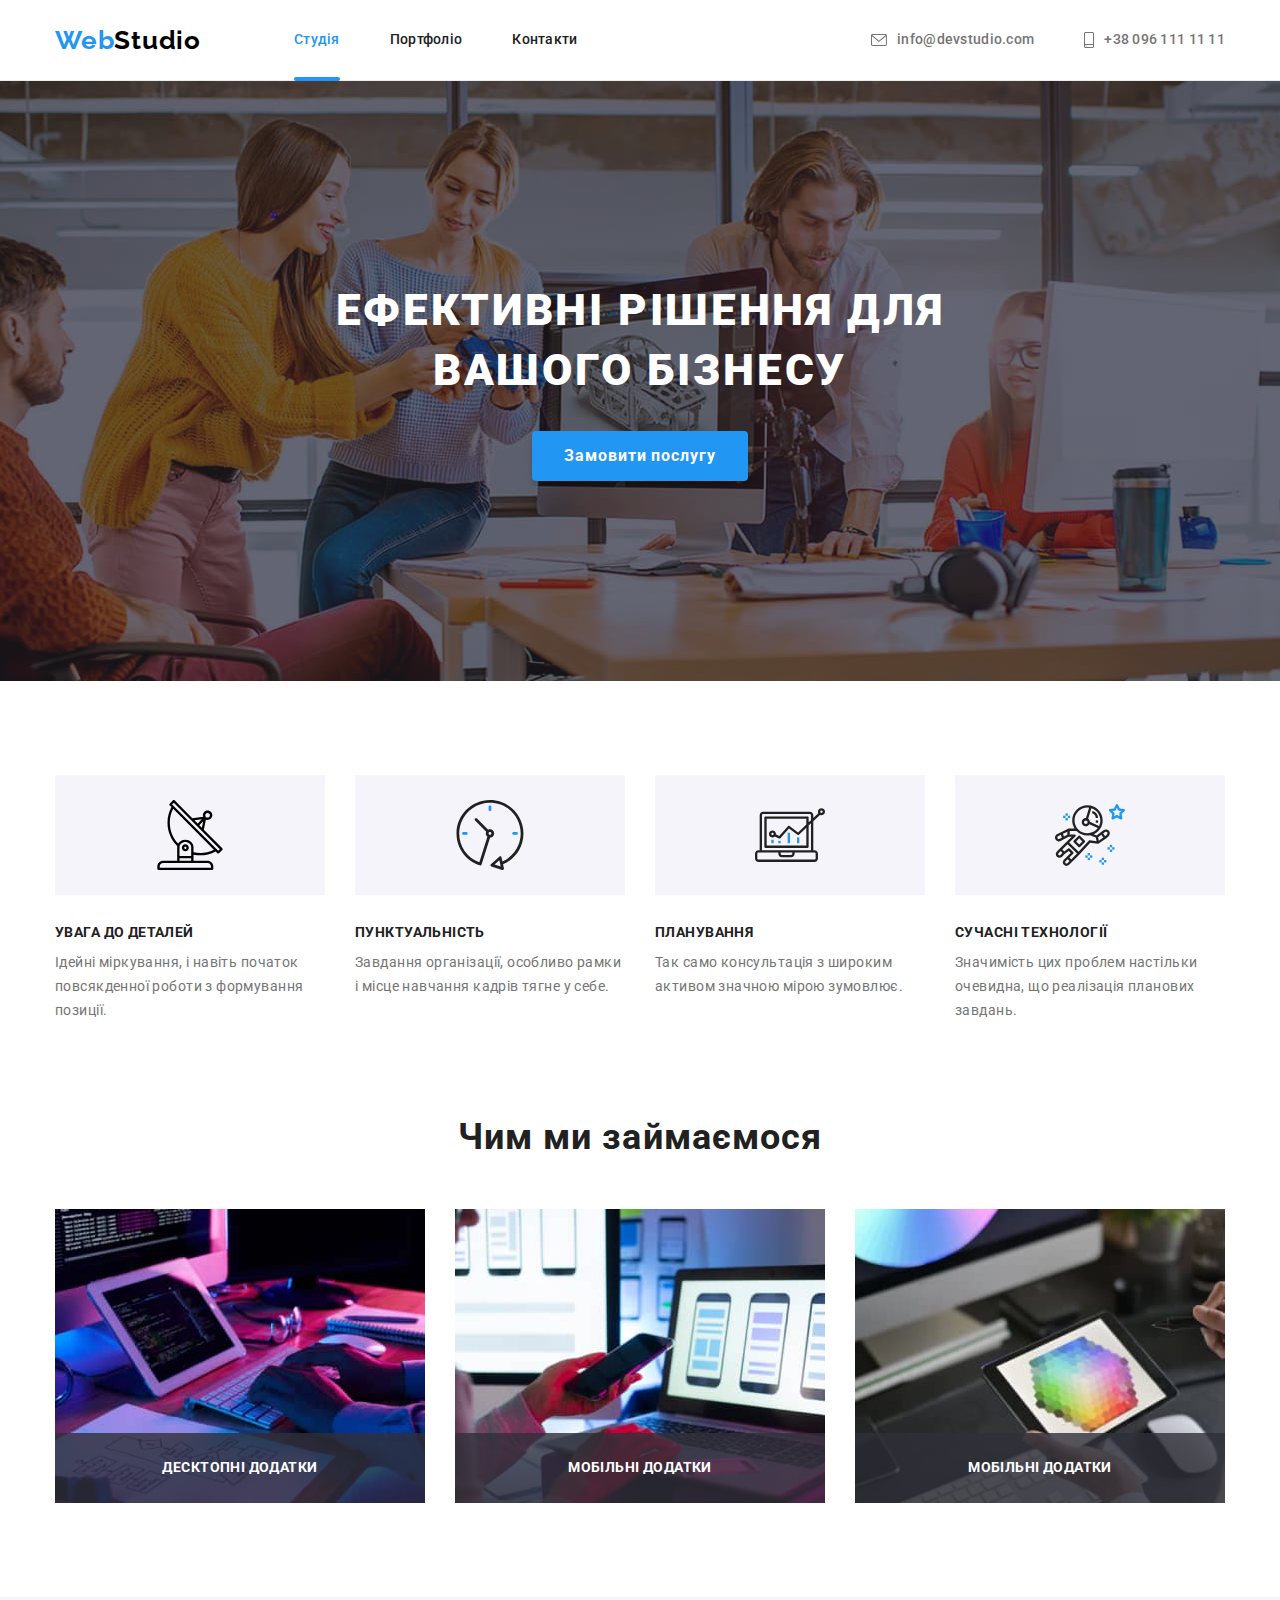
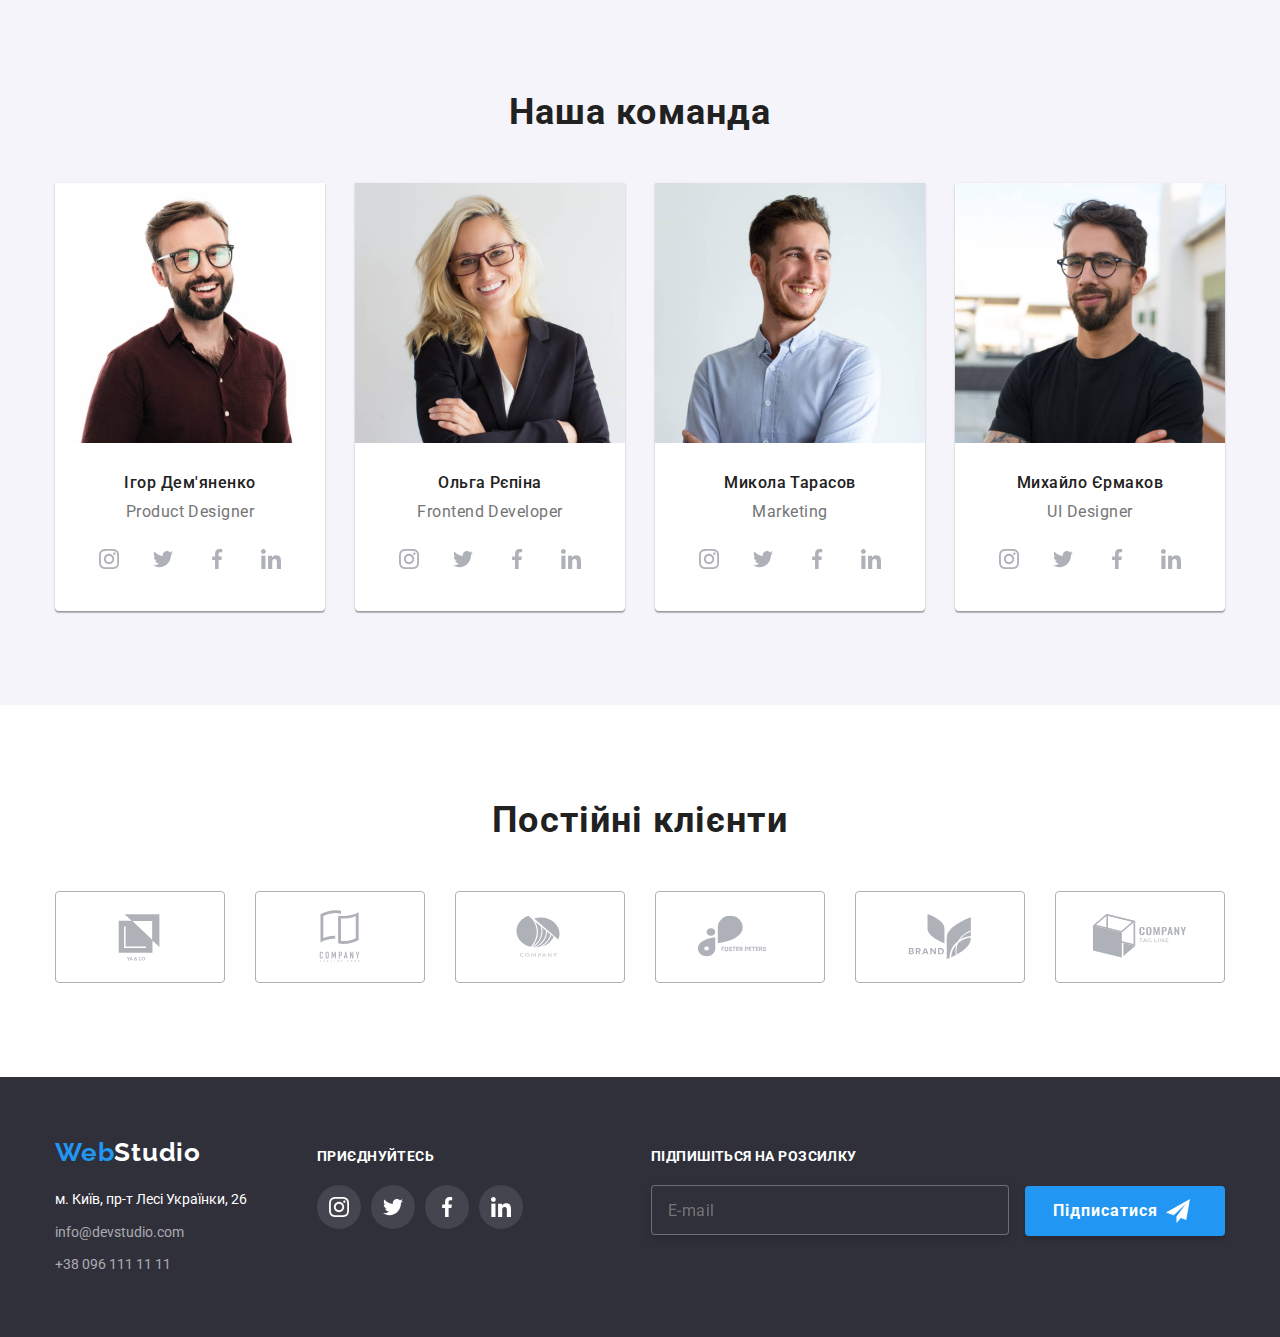
<file: index.html>
<!DOCTYPE html>
<html lang="uk">
  <head>
    <meta charset="UTF-8" />
    <meta http-equiv="X-UA-Compatible" content="IE=edge" />
    <meta name="viewport" content="width=device-width, initial-scale=1.0" />
    <title>GOIT-MARKUP_HW-06</title>
    <link rel="preconnect" href="https://fonts.googleapis.com" />
    <link rel="preconnect" href="https://fonts.gstatic.com" crossorigin />
    <link
      href="https://fonts.googleapis.com/css2?family=Montserrat:wght@400;700&family=Raleway:wght@700&family=Roboto:wght@400;500;700;900&display=swap"
      rel="stylesheet"
    />
    <link
      rel="stylesheet"
      href="https://cdnjs.cloudflare.com/ajax/libs/modern-normalize/1.1.0/modern-normalize.min.css"
    />
    <link rel="stylesheet" href="css/styles.css" />
  </head>
  <body>
    <!-- Шапка -->
    <header class="page__header">
      <div class="container__navigation">
        <nav class="navigation">
          <a href="./index.html" class="logo link"
            ><span class="accent">Web</span>Studio</a
          >
          <ul class="navigation__list list">
            <li class="navigation__item">
              <a href="./index.html" class="navigation__link link current"
                >Студія</a
              >
            </li>
            <li class="navigation__item">
              <a href="./portfolio.html" class="navigation__link link"
                >Портфоліо</a
              >
            </li>
            <li class="navigation__item">
              <a href="" class="navigation__link link">Контакти</a>
            </li>
          </ul>
        </nav>
        <ul class="contacts list">
          <li class="contacts__item">
            <a href="mailto:info@devstudio.com" class="contacts__link link"
              ><svg class="contacts__icon" width="16px" height="12px">
                <use href="./images/icons.svg#icon-envelope"></use>
              </svg>
              info@devstudio.com</a
            >
          </li>
          <li class="contacts__item">
            <a href="tel:+380961111111" class="contacts__link link">
              <svg class="contacts__icon" width="10px" height="16px">
                <use href="./images/icons.svg#icon-smartphone"></use>
              </svg>
              +38 096 111 11 11
            </a>
          </li>
        </ul>
      </div>
    </header>

    <main>
      <!-- Герой -->
      <section class="hero">
        <h1 class="hero-title">Ефективні рішення для вашого бізнесу</h1>
        <button class="button primary" data-modal-open>Замовити послугу</button>
      </section>

      <!-- Особливості -->
      <section class="section quality">
        <div class="container">
          <ul class="quality__list list">
            <li class="quality__item item">
              <div class="quality__icon--box">
                <svg class="quality__icon" width="70px" height="70px">
                  <use href="./images/icons.svg#icon-antenna-1"></use>
                </svg>
              </div>
              <h3 class="quality__title">Увага до деталей</h3>
              <p class="quality__text">
                Ідейні міркування, і навіть початок повсякденної роботи з
                формування позиції.
              </p>
            </li>
            <li class="quality__item">
              <div class="quality__icon--box">
                <svg class="quality__icon" width="70px" height="70px">
                  <use href="./images/icons.svg#icon-clock-1"></use>
                </svg>
              </div>
              <h3 class="quality__title">Пунктуальність</h3>
              <p class="quality__text">
                Завдання організації, особливо рамки і місце навчання кадрів
                тягне у себе.
              </p>
            </li>
            <li class="quality__item">
              <div class="quality__icon--box">
                <svg class="quality__icon" width="70px" height="70px">
                  <use href="./images/icons.svg#icon-diagram-1"></use>
                </svg>
              </div>
              <h3 class="quality__title">Планування</h3>
              <p class="quality__text">
                Так само консультація з широким активом значною мірою зумовлює.
              </p>
            </li>
            <li class="quality__item">
              <div class="quality__icon--box">
                <svg class="quality__icon" width="70px" height="70px">
                  <use href="./images/icons.svg#icon-astronaut-1"></use>
                </svg>
              </div>
              <h3 class="quality__title">Сучасні технології</h3>
              <p class="quality__text">
                Значимість цих проблем настільки очевидна, що реалізація
                планових завдань.
              </p>
            </li>
          </ul>
        </div>
      </section>
      <!-- Чим ми займаємося -->

      <section class="section activities">
        <div class="container">
          <h2 class="activities__title">Чим ми займаємося</h2>
          <ul class="activities__list list">
            <li class="activities__item">
              <div class="activities__thumb">
                <img
                  src="images/img-1.jpg"
                  alt="людина працюе за компьютером"
                  width="370"
                  class="images"
                />
                <div class="activities__overlay">
                  <p class="activities__text">Десктопні додатки</p>
                </div>
              </div>
            </li>
            <li class="activities__item">
              <div class="activities__thumb">
                <img
                  src="images/img-2.jpg"
                  alt="людина працюе за ноутбуком"
                  width="370"
                  class="images"
                />
                <div class="activities__overlay">
                  <p class="activities__text">Мобільні додатки</p>
                </div>
              </div>
            </li>
            <li class="activities__item">
              <div class="activities__thumb">
                <img
                  src="images/img-3.jpg"
                  alt="людина працюе за iPad"
                  width="370"
                  class="images"
                />
                <div class="activities__overlay">
                  <p class="activities__text">Мобільні додатки</p>
                </div>
              </div>
            </li>
          </ul>
        </div>
      </section>

      <!-- Наша команда -->

      <section class="section our__team">
        <div class="container">
          <h2 class="our__team__title">Наша команда</h2>
          <ul class="our__team__list list">
            <li class="our__team__item">
              <img
                src="images/img-4.jpg"
                alt="photo-Ігор Дем'яненко"
                width="270"
                class="images"
              />
              <div class="photo__thumb">
                <h3 class="photo__title">Ігор Дем'яненко</h3>
                <p class="photo__text">Product Designer</p>
                <div class="social__media">
                  <a href="" class="social__media__networks link">
                    <svg class="social__media__icon" width="20px" height="20px">
                      <use href="./images/icons.svg#icon-instagram"></use>
                    </svg>
                  </a>
                  <a href="" class="social__media__networks link">
                    <svg class="social__media__icon" width="20px" height="20px">
                      <use href="./images/icons.svg#icon-twitter"></use>
                    </svg>
                  </a>
                  <a href="" class="social__media__networks link">
                    <svg class="social__media__icon" width="20px" height="20px">
                      <use href="./images/icons.svg#icon-facebook"></use>
                    </svg>
                  </a>
                  <a href="" class="social__media__networks link">
                    <svg class="social__media__icon" width="20px" height="20px">
                      <use href="./images/icons.svg#icon-linkedin"></use>
                    </svg>
                  </a>
                </div>
              </div>
            </li>
            <li class="our__team__item item">
              <img
                src="images/img-5.jpg"
                alt="photo-Ольга Рєпіна"
                width="270"
                class="images"
              />
              <div class="photo__thumb">
                <h3 class="photo__title">Ольга Рєпіна</h3>
                <p class="photo__text">Frontend Developer</p>
                <div class="social__media">
                  <a href="" class="social__media__networks link">
                    <svg class="social__media__icon" width="20px" height="20px">
                      <use href="./images/icons.svg#icon-instagram"></use>
                    </svg>
                  </a>
                  <a href="" class="social__media__networks link">
                    <svg class="social__media__icon" width="20px" height="20px">
                      <use href="./images/icons.svg#icon-twitter"></use>
                    </svg>
                  </a>
                  <a href="" class="social__media__networks link">
                    <svg class="social__media__icon" width="20px" height="20px">
                      <use href="./images/icons.svg#icon-facebook"></use>
                    </svg>
                  </a>
                  <a href="" class="social__media__networks link">
                    <svg class="social__media__icon" width="20px" height="20px">
                      <use href="./images/icons.svg#icon-linkedin"></use>
                    </svg>
                  </a>
                </div>
              </div>
            </li>
            <li class="our__team__item item">
              <img
                src="images/img-6.jpg"
                alt="photo-Микола Тарасов"
                width="270"
                class="images"
              />
              <div class="photo__thumb">
                <h3 class="photo__title">Микола Тарасов</h3>
                <p class="photo__text">Marketing</p>
                <div class="social__media">
                  <a href="" class="social__media__networks link">
                    <svg class="social__media__icon" width="20px" height="20px">
                      <use href="./images/icons.svg#icon-instagram"></use>
                    </svg>
                  </a>
                  <a href="" class="social__media__networks link">
                    <svg class="social__media__icon" width="20px" height="20px">
                      <use href="./images/icons.svg#icon-twitter"></use>
                    </svg>
                  </a>
                  <a href="" class="social__media__networks link">
                    <svg class="social__media__icon" width="20px" height="20px">
                      <use href="./images/icons.svg#icon-facebook"></use>
                    </svg>
                  </a>
                  <a href="" class="social__media__networks link">
                    <svg class="social__media__icon" width="20px" height="20px">
                      <use href="./images/icons.svg#icon-linkedin"></use>
                    </svg>
                  </a>
                </div>
              </div>
            </li>
            <li class="our__team__item item">
              <img
                src="images/img-7.jpg"
                alt="photo-Михайло Єрмаков"
                width="270"
                class="images"
              />
              <div class="photo__thumb">
                <h3 class="photo__title">Михайло Єрмаков</h3>
                <p class="photo__text">UI Designer</p>
                <div class="social__media">
                  <a href="" class="social__media__networks link">
                    <svg class="social__media__icon" width="20px" height="20px">
                      <use href="./images/icons.svg#icon-instagram"></use>
                    </svg>
                  </a>
                  <a href="" class="social__media__networks link">
                    <svg class="social__media__icon" width="20px" height="20px">
                      <use href="./images/icons.svg#icon-twitter"></use>
                    </svg>
                  </a>
                  <a href="" class="social__media__networks link">
                    <svg class="social__media__icon" width="20px" height="20px">
                      <use href="./images/icons.svg#icon-facebook"></use>
                    </svg>
                  </a>
                  <a href="" class="social__media__networks link">
                    <svg class="social__media__icon" width="20px" height="20px">
                      <use href="./images/icons.svg#icon-linkedin"></use>
                    </svg>
                  </a>
                </div>
              </div>
            </li>
          </ul>
        </div>
      </section>
      <!-- Постійні клієнти -->
      <section class="section clients">
        <div class="container">
          <h3 class="clients__title">Постійні клієнти</h3>
          <ul class="clients__list">
            <li class="clients__item">
              <a href="" class="clients__link">
                <svg class="clients__icon" width="106px" height="60px">
                  <use href="./images/icons.svg#icon-Logo"></use>
                </svg>
              </a>
            </li>
            <li class="clients__item">
              <a href="" class="clients__link">
                <svg class="clients__icon" width="106px" height="60px">
                  <use href="./images/icons.svg#icon-Logo-1"></use>
                </svg>
              </a>
            </li>
            <li class="clients__item">
              <a href="" class="clients__link">
                <svg class="clients__icon" width="106px" height="60px">
                  <use href="./images/icons.svg#icon-Logo-2"></use>
                </svg>
              </a>
            </li>
            <li class="clients__item">
              <a href="" class="clients__link">
                <svg class="clients__icon" width="106px" height="60px">
                  <use href="./images/icons.svg#icon-Logo-3"></use>
                </svg>
              </a>
            </li>
            <li class="clients__item">
              <a href="" class="clients__link">
                <svg class="clients__icon" width="106px" height="60px">
                  <use href="./images/icons.svg#icon-Logo-4"></use>
                </svg>
              </a>
            </li>
            <li class="clients__item">
              <a href="" class="clients__link">
                <svg class="clients__icon" width="106px" height="60px">
                  <use href="./images/icons.svg#icon-Logo-5"></use>
                </svg>
              </a>
            </li>
          </ul>
        </div>
      </section>
    </main>

    <!-- Підвал -->
    <footer class="footer">
      <div class="footer__container">
        <div class="container__logo__address">
          <a href="./index.html" class="footer__logo"
            ><span class="accent">Web</span>Studio</a
          >
          <address class="address">
            <ul class="address__list">
              <li class="address__item">
                <a
                  href="https://goo.gl/maps/CPtrU1FHBa2aNyZL9"
                  target="_blank"
                  rel="noopener noreferrer nofollow"
                  class="address__link--mod"
                  >м. Київ, пр-т Лесі Українки, 26</a
                >
              </li>
              <li class="address__item">
                <a href="mailto:info@devstudio.com" class="address__link"
                  >info@devstudio.com</a
                >
              </li>
              <li class="address__item">
                <a href="tel:+380961111111" class="address__link"
                  >+38 096 111 11 11</a
                >
              </li>
            </ul>
          </address>
        </div>
        <div class="container__footer__icon">
          <p class="footer__icon__title">приєднуйтесь</p>
          <ul class="footer__icon__list">
            <li class="footer__icon__item">
              <a href="" class="footer__icon__link">
                <svg class="footer__icon" width="20px" height="20px">
                  <use href="./images/icons.svg#icon-instagram"></use>
                </svg>
              </a>
            </li>
            <li class="footer__icon__item item">
              <a href="" class="footer__icon__link">
                <svg class="footer__icon" width="20px" height="20px">
                  <use href="./images/icons.svg#icon-twitter"></use>
                </svg>
              </a>
            </li>
            <li class="footer__icon__item item">
              <a href="" class="footer__icon__link">
                <svg class="footer__icon" width="20px" height="20px">
                  <use href="./images/icons.svg#icon-facebook"></use>
                </svg>
              </a>
            </li>
            <li class="footer__icon__item item">
              <a href="" class="footer__icon__link">
                <svg class="footer__icon" width="20px" height="20px">
                  <use href="./images/icons.svg#icon-linkedin"></use>
                </svg>
              </a>
            </li>
          </ul>
        </div>
        <!-- Форма Футер -->
        <div class="container__footer__form">
          <b class="form__title">Підпишіться на розсилку</b>
          <form class="form">
            <label class="form__label">
              <input
                class="form__input"
                type="email"
                name="email"
                placeholder="E-mail"
              />
            </label>
            <button class="form__btn" type="submit">
              <span class="form__btn__text"
                >Підписатися
                <svg class="form__btn__icon" width="24px" height="24px">
                  <use href="./images/icons.svg#icon-icon-send-1"></use>
                </svg>
              </span>
            </button>
          </form>
        </div>
      </div>
    </footer>

    <!-- Модальное Окно -->
    <div class="backdrop is-hidden" data-modal>
      <div class="modal">
        <form class="modal__form">
          <p class="modal__form__title">
            Залиште свої дані, ми вам передзвонимо
          </p>
          <label class="modal__form__label">
            <span class="modal__form__text">Ім'я</span>
            <input
              class="modal__form__input"
              type="text"
              name="name"
              placeholder=" "
            />
            <svg class="modal__icon" width="18px" height="18px">
              <use href="./images/icons.svg#icon-person-black-18dp-1-1"></use>
            </svg>
          </label>
          <label class="modal__form__label">
            <span class="modal__form__text">Телефон</span>
            <input
              class="modal__form__input"
              type="tel"
              name="tel"
              placeholder=" "
            />
            <svg class="modal__icon" width="18px" height="18px">
              <use href="./images/icons.svg#icon-phone-black-18dp-1-1"></use>
            </svg>
          </label>
          <label class="modal__form__label">
            <span class="modal__form__text">Пошта</span>
            <input
              class="modal__form__input"
              type="email"
              name="email"
              placeholder=" "
            />
            <svg class="modal__icon" width="18px" height="18px">
              <use href="./images/icons.svg#icon-email-black-18dp-1-1"></use>
            </svg>
          </label>
          <label class="modal__form__label--comment">
            <span class="modal__form__text--comment">Коментар</span>
            <textarea
              class="modal__form__textarea"
              name="comment"
              rows="10"
              placeholder="Введіть текст"
            ></textarea>
          </label>
          <label class="modal__form__checkbox">
            <input
              class="modal__input__checkbox"
              type="checkbox"
              name="checkbox"
            />
            <span class="checkbox__icon__border"> </span>
            <svg class="checkbox__icon" width="16px" height="15px">
              <use href="./images/icons.svg#icon-icon-check-1"></use>
            </svg>
            <span class="modal__checkbox__text">
              Погоджуюся з розсилкою та приймаю
              <a href="" class="modal__checkbox__link">Умови договору</a>
            </span>
          </label>
          <button class="modal__btn" type="submit">Відправити</button>
        </form>
        <button class="modal__btn__close" type="button" data-modal-close>
          <svg class="btn__close__icon" width="18px" height="18px">
            <use href="./images/icons.svg#icon-close-black-18dp-2-1-1"></use>
          </svg>
        </button>
      </div>
    </div>
    <script src="./js/modal.js"></script>
  </body>
</html>
</file>
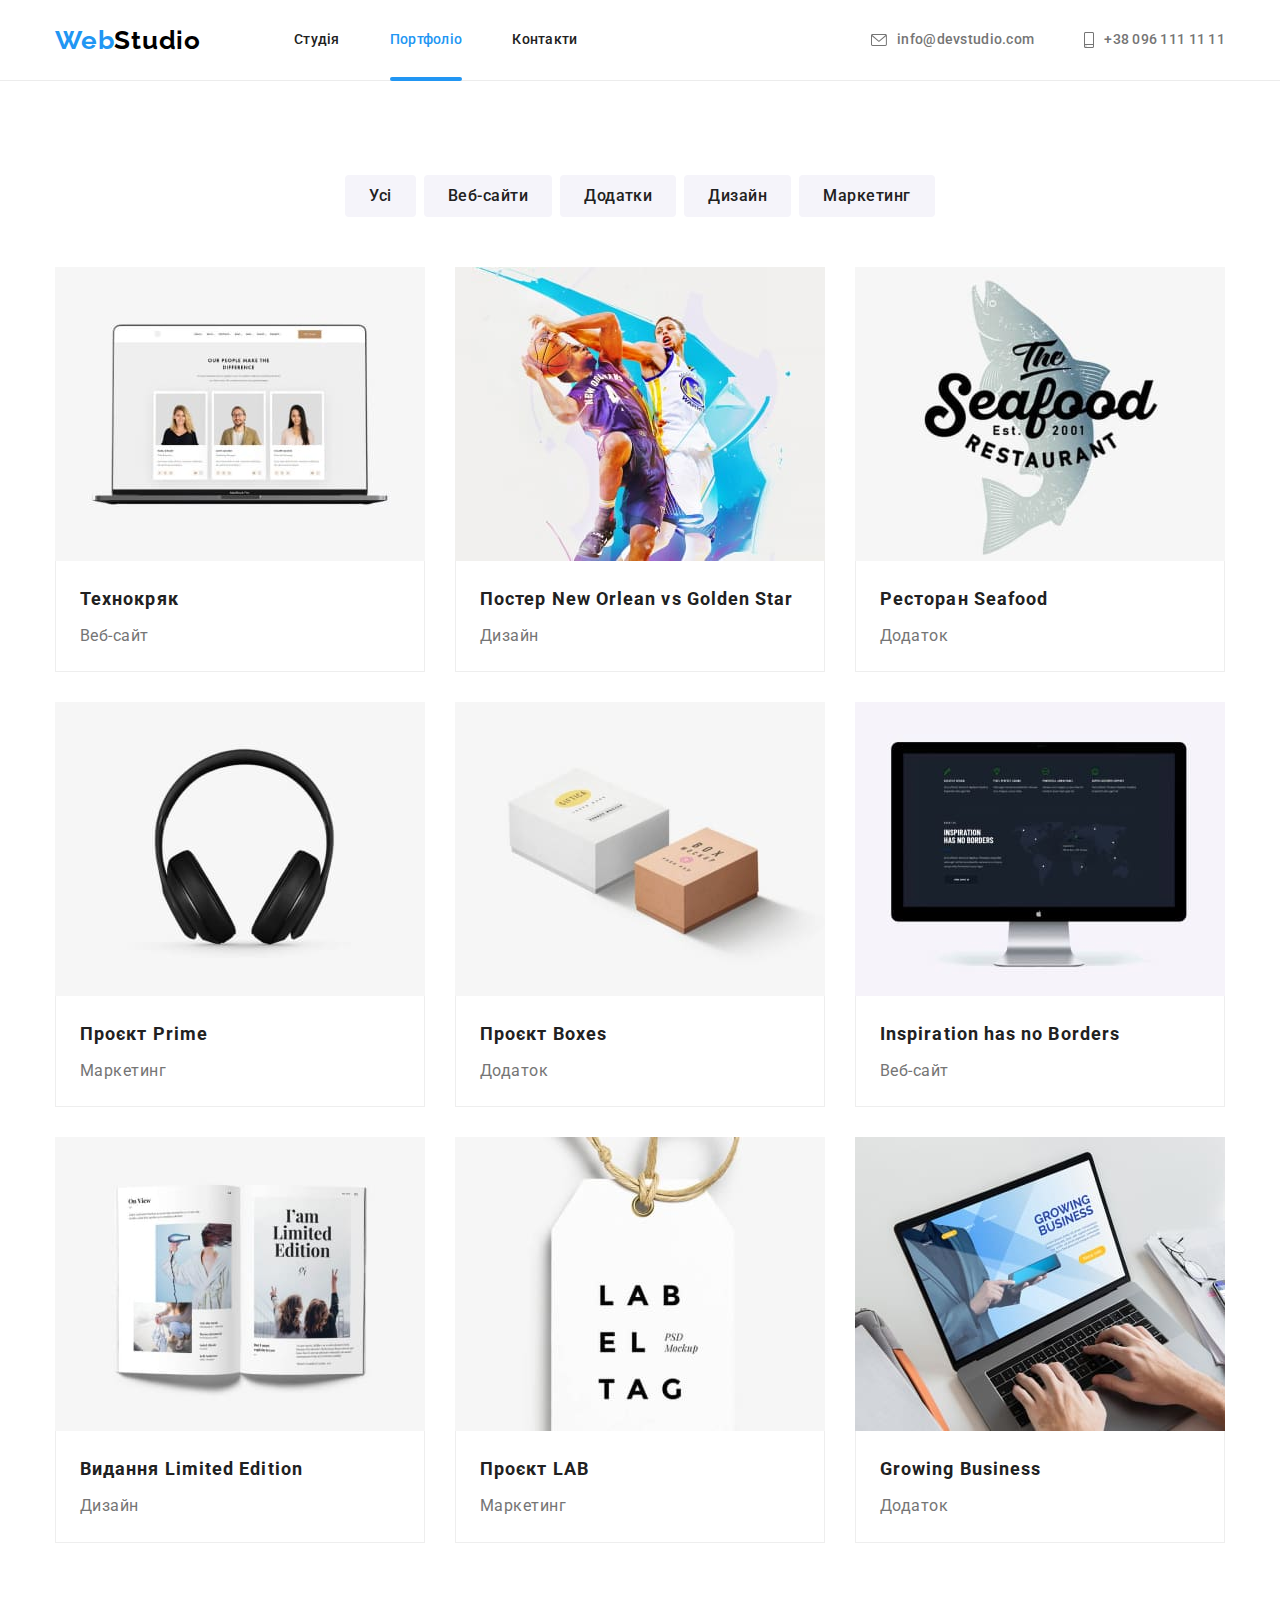
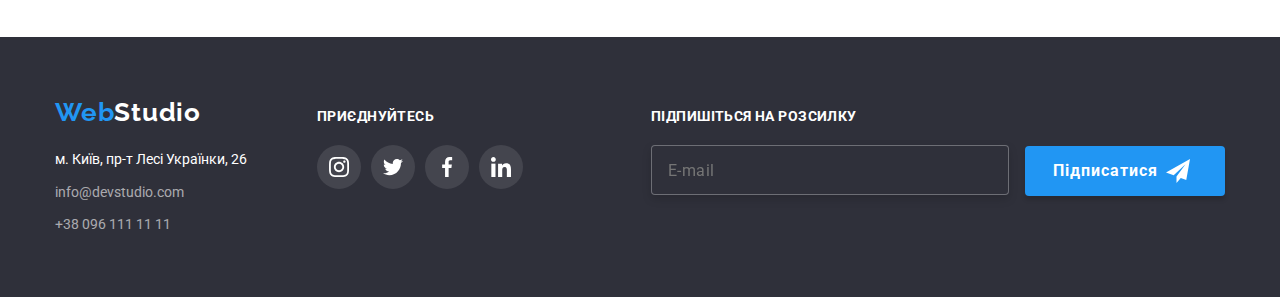
<file: portfolio.html>
<!DOCTYPE html>
<html lang="uk">
  <head>
    <meta charset="UTF-8" />
    <meta http-equiv="X-UA-Compatible" content="IE=edge" />
    <meta name="viewport" content="width=device-width, initial-scale=1.0" />
    <title>GOIT-MARKUP_HW-06</title>
    <link rel="preconnect" href="https://fonts.googleapis.com" />
    <link rel="preconnect" href="https://fonts.gstatic.com" crossorigin />
    <link
      href="https://fonts.googleapis.com/css2?family=Montserrat:wght@400;700&family=Raleway:wght@700&family=Roboto:wght@400;500;700;900&display=swap"
      rel="stylesheet"
    />
    <link
      rel="stylesheet"
      href="https://cdnjs.cloudflare.com/ajax/libs/modern-normalize/1.1.0/modern-normalize.min.css"
    />
    <link rel="stylesheet" href="css/styles.css" />
  </head>
  <body>
    <!-- Шапка -->

    <header class="page__header">
      <div class="container__navigation">
        <nav class="navigation">
          <a href="./index.html" class="logo link"
            ><span class="accent">Web</span>Studio</a
          >
          <ul class="navigation__list list">
            <li class="navigation__item">
              <a href="./index.html" class="navigation__link link">Студія</a>
            </li>
            <li class="navigation__item">
              <a href="./portfolio.html" class="navigation__link link current"
                >Портфоліо</a
              >
            </li>
            <li class="navigation__item">
              <a href="" class="navigation__link link">Контакти</a>
            </li>
          </ul>
        </nav>
        <ul class="contacts list">
          <li class="contacts__item">
            <a href="mailto:info@devstudio.com" class="contacts__link link"
              ><svg class="contacts__icon" width="16px" height="12px">
                <use href="./images/icons.svg#icon-envelope"></use>
              </svg>
              info@devstudio.com</a
            >
          </li>
          <li class="contacts__item">
            <a href="tel:+380961111111" class="contacts__link link">
              <svg class="contacts__icon" width="10px" height="16px">
                <use href="./images/icons.svg#icon-smartphone"></use>
              </svg>
              +38 096 111 11 11
            </a>
          </li>
        </ul>
      </div>
    </header>

    <!-- Main -->

    <main>
      <!-- Наші проекти -->

      <section class="section projects">
        <div class="container">
          <h1 class="visually__hidden">Наші проекти</h1>
          <ul class="btn__list">
            <li class="btn__item">
              <button type="button" class="button__secondary">Усі</button>
            </li>
            <li class="btn__item">
              <button type="button" class="button__secondary">Веб-сайти</button>
            </li>
            <li class="btn__item">
              <button type="button" class="button__secondary">Додатки</button>
            </li>
            <li class="btn__item">
              <button type="button" class="button__secondary">Дизайн</button>
            </li>
            <li class="btn__item">
              <button type="button" class="button__secondary">Маркетинг</button>
            </li>
          </ul>
          <ul class="projects__list">
            <li class="projects__item">
              <a href="" class="projects__link link">
                <div class="projects__thumb">
                  <img src="images/portfolio-1.jpg" alt="ноутбук" width="370" />
                  <div class="projects__overlay">
                    <p class="projects__overlay__text">
                      Ресурс пропонує комплексні пропозиції з різним рівнем
                      функціоналу та сервісів. Все це дозволить відвідувачу
                      отримати вичерпні відомості про компанію чи приватну
                      особу.
                    </p>
                  </div>
                </div>
                <div class="projects__card">
                  <h2 class="projects__card__title">Технокряк</h2>
                  <p class="projects__card__text">Веб-сайт</p>
                </div>
              </a>
            </li>
            <li class="projects__item">
              <a href="" class="projects__link link">
                <div class="projects__thumb">
                  <img
                    src="images/portfolio-2.jpg"
                    alt="баскетболісти"
                    width="370"
                  />
                  <div class="projects__overlay">
                    <p class="projects__overlay__text">
                      Ресурс пропонує комплексні пропозиції з різним рівнем
                      функціоналу та сервісів. Все це дозволить відвідувачу
                      отримати вичерпні відомості про компанію чи приватну
                      особу.
                    </p>
                  </div>
                </div>
                <div class="projects__card">
                  <h2 class="projects__card__title">
                    Постер New Orlean vs Golden Star
                  </h2>
                  <p class="projects__card__text">Дизайн</p>
                </div>
              </a>
            </li>
            <li class="projects__item">
              <a href="" class="projects__link link">
                <div class="projects__thumb">
                  <img
                    src="images/portfolio-3.jpg"
                    alt="логотип seafood"
                    width="370"
                  />
                  <div class="projects__overlay">
                    <p class="projects__overlay__text">
                      Ресурс пропонує комплексні пропозиції з різним рівнем
                      функціоналу та сервісів. Все це дозволить відвідувачу
                      отримати вичерпні відомості про компанію чи приватну
                      особу.
                    </p>
                  </div>
                </div>
                <div class="projects__card">
                  <h2 class="projects__card__title">Ресторан Seafood</h2>
                  <p class="projects__card__text">Додаток</p>
                </div>
              </a>
            </li>
            <li class="projects__item">
              <a href="" class="projects__link link">
                <div class="projects__thumb">
                  <img
                    src="images/portfolio-4.jpg"
                    alt="навушники"
                    width="370"
                  />
                  <div class="projects__overlay">
                    <p class="projects__overlay__text">
                      Ресурс пропонує комплексні пропозиції з різним рівнем
                      функціоналу та сервісів. Все це дозволить відвідувачу
                      отримати вичерпні відомості про компанію чи приватну
                      особу.
                    </p>
                  </div>
                </div>
                <div class="projects__card">
                  <h2 class="projects__card__title">Проєкт Prime</h2>
                  <p class="projects__card__text">Маркетинг</p>
                </div>
              </a>
            </li>
            <li class="projects__item">
              <a href="" class="projects__link link">
                <div class="projects__thumb">
                  <img
                    src="images/portfolio-5.jpg"
                    alt="дві коробки"
                    width="370"
                  />
                  <div class="projects__overlay">
                    <p class="projects__overlay__text">
                      Ресурс пропонує комплексні пропозиції з різним рівнем
                      функціоналу та сервісів. Все це дозволить відвідувачу
                      отримати вичерпні відомості про компанію чи приватну
                      особу.
                    </p>
                  </div>
                </div>
                <div class="projects__card">
                  <h2 class="projects__card__title">Проєкт Boxes</h2>
                  <p class="projects__card__text">Додаток</p>
                </div>
              </a>
            </li>
            <li class="projects__item">
              <a href="" class="projects__link link">
                <div class="projects__thumb">
                  <img src="images/portfolio-6.jpg" alt="монітор" width="370" />
                  <div class="projects__overlay">
                    <p class="projects__overlay__text">
                      Ресурс пропонує комплексні пропозиції з різним рівнем
                      функціоналу та сервісів. Все це дозволить відвідувачу
                      отримати вичерпні відомості про компанію чи приватну
                      особу.
                    </p>
                  </div>
                </div>
                <div class="projects__card">
                  <h2 class="projects__card__title">
                    Inspiration has no Borders
                  </h2>
                  <p class="projects__card__text">Веб-сайт</p>
                </div>
              </a>
            </li>
            <li class="projects__item">
              <a href="" class="projects__link link">
                <div class="projects__thumb">
                  <img src="images/portfolio-7.jpg" alt="книжка" width="370" />
                  <div class="projects__overlay">
                    <p class="projects__overlay__text">
                      Ресурс пропонує комплексні пропозиції з різним рівнем
                      функціоналу та сервісів. Все це дозволить відвідувачу
                      отримати вичерпні відомості про компанію чи приватну
                      особу.
                    </p>
                  </div>
                </div>
                <div class="projects__card">
                  <h2 class="projects__card__title">Видання Limited Edition</h2>
                  <p class="projects__card__text">Дизайн</p>
                </div>
              </a>
            </li>
            <li class="projects__item">
              <a href="" class="projects__link link">
                <div class="projects__thumb">
                  <img src="images/portfolio-8.jpg" alt="лейбел" width="370" />
                  <div class="projects__overlay">
                    <p class="projects__overlay__text">
                      Ресурс пропонує комплексні пропозиції з різним рівнем
                      функціоналу та сервісів. Все це дозволить відвідувачу
                      отримати вичерпні відомості про компанію чи приватну
                      особу.
                    </p>
                  </div>
                </div>
                <div class="projects__card">
                  <h2 class="projects__card__title">Проєкт LAB</h2>
                  <p class="projects__card__text">Маркетинг</p>
                </div>
              </a>
            </li>
            <li class="projects__item">
              <a href="" class="projects__link link">
                <div class="projects__thumb">
                  <img src="images/portfolio-9.jpg" alt="ноутбук" width="370" />
                  <div class="projects__overlay">
                    <p class="projects__overlay__text">
                      Ресурс пропонує комплексні пропозиції з різним рівнем
                      функціоналу та сервісів. Все це дозволить відвідувачу
                      отримати вичерпні відомості про компанію чи приватну
                      особу.
                    </p>
                  </div>
                </div>
                <div class="projects__card">
                  <h2 class="projects__card__title">Growing Business</h2>
                  <p class="projects__card__text">Додаток</p>
                </div>
              </a>
            </li>
          </ul>
        </div>
      </section>
    </main>
    <!-- Підвал -->
    <footer class="footer">
      <div class="footer__container">
        <div class="container__logo__address">
          <a href="./index.html" class="footer__logo"
            ><span class="accent">Web</span>Studio</a
          >
          <address class="address">
            <ul class="address__list">
              <li class="address__item">
                <a
                  href="https://goo.gl/maps/CPtrU1FHBa2aNyZL9"
                  target="_blank"
                  rel="noopener noreferrer nofollow"
                  class="address__link--mod"
                  >м. Київ, пр-т Лесі Українки, 26</a
                >
              </li>
              <li class="address__item">
                <a href="mailto:info@devstudio.com" class="address__link"
                  >info@devstudio.com</a
                >
              </li>
              <li class="address__item">
                <a href="tel:+380961111111" class="address__link"
                  >+38 096 111 11 11</a
                >
              </li>
            </ul>
          </address>
        </div>
        <div class="container__footer__icon">
          <p class="footer__icon__title">приєднуйтесь</p>
          <ul class="footer__icon__list">
            <li class="footer__icon__item">
              <a href="" class="footer__icon__link">
                <svg class="footer__icon" width="20px" height="20px">
                  <use href="./images/icons.svg#icon-instagram"></use>
                </svg>
              </a>
            </li>
            <li class="footer__icon__item item">
              <a href="" class="footer__icon__link">
                <svg class="footer__icon" width="20px" height="20px">
                  <use href="./images/icons.svg#icon-twitter"></use>
                </svg>
              </a>
            </li>
            <li class="footer__icon__item item">
              <a href="" class="footer__icon__link">
                <svg class="footer__icon" width="20px" height="20px">
                  <use href="./images/icons.svg#icon-facebook"></use>
                </svg>
              </a>
            </li>
            <li class="footer__icon__item item">
              <a href="" class="footer__icon__link">
                <svg class="footer__icon" width="20px" height="20px">
                  <use href="./images/icons.svg#icon-linkedin"></use>
                </svg>
              </a>
            </li>
          </ul>
        </div>
        <!-- Форма Футер -->
        <div class="container__footer__form">
          <b class="form__title">Підпишіться на розсилку</b>
          <form class="form">
            <label class="form__label">
              <input
                class="form__input"
                type="email"
                name="email"
                placeholder="E-mail"
              />
            </label>
            <button class="form__btn" type="submit">
              <span class="form__btn__text"
                >Підписатися
                <svg class="form__btn__icon" width="24px" height="24px">
                  <use href="./images/icons.svg#icon-icon-send-1"></use>
                </svg>
              </span>
            </button>
          </form>
        </div>
      </div>
    </footer>
  </body>
</html>
</file>
<file: css/styles.css>
:root {
  --primary-text-color: #212121;
  --secondary-text-color: #757575;
  --primary-white-color: #f5f5f5;
  --secondary-white-color: #f5f4fa;
  --white-bg-color: #ffffff;
  --dark-bg-color: #2f303a;
  --blue-bg-color: #2196f3;
  --bg-btn-color: #188ce8;
  --icon-primary-color: #afb1b8;
  --timing-function: cubic-bezier(0.4, 0, 0.2, 1);
}

body {
  background: var(--white-bg-color);
  color: var(--primary-text-color);
  font-family: Roboto, sans-serif;
}

/* Утилиты */

.list {
  list-style: none;
  margin: 0;
  padding: 0;
}

.container {
  width: 1200px;
  padding-left: 15px;
  padding-right: 15px;
  margin-left: auto;
  margin-right: auto;
}

.section {
  padding-top: 94px;
  padding-bottom: 94px;
}

.activities__title,
.our__team__title,
.clients__title {
  font-weight: 700;
  font-size: 36px;
  line-height: 1.17;
  letter-spacing: 0.03em;
  text-align: center;

  color: var(--primary-text-color);

  margin-top: 0;
  margin-bottom: 50px;
}

.activities {
  padding-top: 0;
}

.quality__list,
.activities__list,
.our__team__list {
  display: flex;
}

:focus {
  outline: none;
}

img {
  display: block;
}

.link {
  text-decoration: none;
}
/* Навигація */

.page__header {
  border-bottom: 1px solid #ececec;
}

.container__navigation {
  display: flex;
  width: 1200px;
  padding-left: 15px;
  padding-right: 15px;
  margin-left: auto;
  margin-right: auto;
}

.navigation {
  display: flex;
  align-items: center;
}

.logo {
  font-family: "Raleway", sans-serif;
  font-weight: 700;
  font-size: 26px;
  line-height: 1.19;
  letter-spacing: 0.03em;

  color: #000000;
}

.accent {
  color: var(--blue-bg-color);
}

.navigation__list {
  display: flex;
  margin-left: 93px;
}

.navigation__item {
  position: relative;
}

.navigation__item + .navigation__item {
  margin-left: 50px;
}

.navigation__link {
  display: block;
  padding-top: 32px;
  padding-bottom: 32px;

  font-weight: 500;
  font-size: 14px;
  line-height: 1.14;
  letter-spacing: 0.02em;

  color: var(--primary-text-color);

  transition: color 250ms var(--timing-function);
}

.navigation__link:hover,
.navigation__link:focus,
.navigation__link.current {
  color: var(--blue-bg-color);
}

.current::after {
  position: absolute;
  bottom: -1px;
  content: "";
  width: 100%;
  height: 4px;
  display: block;
  background: var(--blue-bg-color);
  border-radius: 2px;
}

.contacts {
  display: flex;
  margin-left: auto;
}

.contacts__item + .contacts__item {
  margin-left: 50px;
}

.contacts__link {
  display: flex;
  align-items: center;
  padding-top: 32px;
  padding-bottom: 32px;

  font-weight: 500;
  font-size: 14px;
  line-height: 1.14;
  letter-spacing: 0.02em;

  color: var(--secondary-text-color);

  transition: color 250ms var(--timing-function);
}

.contacts__link:hover,
.contacts__link:focus {
  color: var(--blue-bg-color);
}

.contacts__icon {
  display: flex;
  align-items: center;

  margin-right: 10px;

  fill: var(--secondary-text-color);
  transition: fill 250ms var(--timing-function);
}

.contacts__link:hover .contacts__icon,
.contacts__link:focus .contacts__icon {
  fill: var(--blue-bg-color);
}

/* герой */

.hero {
  background-color: var(--dark-bg-color);
  color: var(--white-bg-color);
  background-image: linear-gradient(
      to right,
      rgba(47, 48, 58, 0.4),
      rgba(47, 48, 58, 0.4)
    ),
    url("../images/hero-bg.jpg");
  background-position: center;
  background-repeat: no-repeat;

  max-width: 1600px;
  text-align: center;
  padding-top: 200px;
  padding-bottom: 200px;
  margin-left: auto;
  margin-right: auto;
}

.hero-title {
  font-weight: 900;
  font-size: 44px;
  line-height: 1.36;
  letter-spacing: 0.06em;
  text-transform: uppercase;
  text-align: center;

  color: var(--white-bg-color);

  width: 696px;
  margin-top: 0;
  margin-bottom: 30px;
  margin-left: auto;
  margin-right: auto;
}

.button.primary {
  font-weight: 700;
  font-size: 16px;
  line-height: 1.9;
  font-family: inherit;
  text-align: center;
  letter-spacing: 0.06em;

  box-shadow: 0px 4px 4px rgba(0, 0, 0, 0.15);
  border: transparent;
  border-radius: 4px;
  cursor: pointer;
  padding: 10px 32px;

  background-color: var(--blue-bg-color);
  color: var(--white-bg-color);

  transition: background-color 250ms var(--timing-function);
}

.button.primary:hover,
.button.primary:focus {
  background-color: var(--bg-btn-color);
}

/* Особливості */

.quality__item + .quality__item {
  margin-left: 30px;
}

.quality__title {
  font-weight: 700;
  font-size: 14px;
  line-height: 1.14;
  letter-spacing: 0.03em;
  text-transform: uppercase;

  color: var(--primary-text-color);

  margin-top: 0;
  margin-bottom: 10px;
}

.quality__text {
  font-size: 14px;
  line-height: 1.7;
  letter-spacing: 0.03em;

  color: var(--secondary-text-color);

  margin-top: 0;
  margin-bottom: 0;
}

.quality__icon--box {
  display: flex;
  align-items: center;

  width: 270px;
  height: 120px;
  background-color: var(--secondary-white-color);
  margin-bottom: 30px;
}

.quality__icon {
  margin-left: auto;
  margin-right: auto;
}

/* Чим ми займаемось */

.activities__list {
  display: flex;
}

.activities__item + .activities__item {
  margin-left: 30px;
}

.activities__thumb {
  position: relative;
}

.activities__overlay {
  position: absolute;
  bottom: 0;
  width: 100%;
  height: 70px;
  background: rgba(47, 48, 58, 0.8);
}

.activities__text {
  position: absolute;
  bottom: 27px;
  left: 50%;
  transform: translate(-50%);

  font-weight: 700;
  font-size: 14px;
  line-height: 1.16;
  text-align: center;
  letter-spacing: 0.03em;
  text-transform: uppercase;

  color: var(--white-bg-color);
  margin: 0;
  padding: 0;
}

/* Наша команда */

.our__team {
  background-color: var(--secondary-white-color);

  padding-top: 94px;
  padding-bottom: 94px;
  margin-top: 0;
  margin-bottom: 0;
}

.our__team__item {
  background-color: var(--white-bg-color);
  box-shadow: 0px 1px 3px rgba(0, 0, 0, 0.12), 0px 1px 1px rgba(0, 0, 0, 0.14),
    0px 2px 1px rgba(0, 0, 0, 0.2);
  border-radius: 0px 0px 4px 4px;
  text-align: center;
}

.our__team__item + .our__team__item {
  margin-left: 30px;
}

.photo__title {
  font-weight: 500;
  font-size: 16px;
  line-height: 1.19;
  letter-spacing: 0.03em;

  color: var(--primary-text-color);

  margin-top: 0;
  margin-bottom: 10px;
}

.photo__text {
  font-size: 16px;
  line-height: 1.19;
  letter-spacing: 0.03em;

  color: var(--secondary-text-color);

  margin-top: 0;
  margin-bottom: 0;
}

.photo__thumb {
  padding-top: 30px;
  padding-bottom: 30px;
}

.social__media {
  display: flex;
  justify-content: center;
  margin-top: 16px;
}

.social__media .link + .link {
  margin-left: 10px;
}

.social__media__networks {
  display: flex;
  align-items: center;
  width: 44px;
  height: 44px;
  border-radius: 50%;

  transition: background 250ms var(--timing-function);
}

.social__media__icon {
  fill: var(--icon-primary-color);

  margin-left: auto;
  margin-right: auto;

  transition: fill 250ms var(--timing-function);
}

.social__media__networks:hover,
.networks:focus {
  background: var(--blue-bg-color);
}

.social__media__networks:hover .social__media__icon,
.social__media__networks:focus .social__media__icon {
  fill: var(--white-bg-color);
}

/* Постійні клієнти */

.clients__list {
  display: flex;
  list-style: none;
  margin: 0;
  padding: 0;
}

.clients__item + .clients__item {
  margin-left: 30px;
}

.clients__icon {
  fill: var(--icon-primary-color);

  margin-left: auto;
  margin-right: auto;

  transition: fill 250ms var(--timing-function);
}

.clients__link {
  display: flex;
  align-items: center;
  width: 170px;
  height: 92px;
  border: 1px solid var(--icon-primary-color);
  border-radius: 4px;

  transition: border 250ms var(--timing-function);
}

.clients__link:hover,
.clients__link:focus {
  border: 1px solid var(--blue-bg-color);
}

.clients__link:hover .clients__icon,
.clients__link:focus .clients__icon {
  fill: var(--blue-bg-color);
}

/* Футер */

.footer {
  background-color: var(--dark-bg-color);
  padding-top: 60px;
  padding-bottom: 60px;
}

.footer__container {
  display: flex;
  align-items: baseline;
  width: 1200px;
  margin-left: auto;
  margin-right: auto;
  padding-left: 15px;
  padding-right: 15px;
}

.footer__logo {
  display: block;

  color: #000000;
  color: var(--white-bg-color);

  text-decoration: none;

  margin-bottom: 20px;

  font-family: "Raleway", sans-serif;
  font-weight: 700;
  font-size: 26px;
  line-height: 1.19;
  letter-spacing: 0.03em;
}

.address {
  font-style: normal;
  font-size: 14px;
  line-height: 1.7;
  display: flex;
}

.address__list {
  list-style: none;
  padding-left: 0;
  margin-top: 0;
  margin-bottom: 0;
}

.address__item + .address__item {
  margin-top: 9px;
}

.address__link--mod {
  color: var(--white-bg-color);

  text-decoration: none;
  margin-bottom: 10px;
}

.address__link {
  color: rgba(255, 255, 255, 0.6);
  text-decoration: none;
  transition: color 250ms var(--timing-function);
}

.address__link:not(:last-child) {
  margin-bottom: 10px;
}

.address__link:hover,
.address__link:focus {
  color: var(--blue-bg-color);
}

.footer__icon__title {
  margin: 0;
  margin-right: auto;
  margin-bottom: 20px;

  font-weight: 700;
  font-size: 14px;
  line-height: 1.14;
  letter-spacing: 0.03em;
  text-transform: uppercase;

  color: var(--white-bg-color);
}

.footer__icon__list {
  display: flex;
  margin: 0px;
  padding: 0;
  list-style: none;
}

.footer__icon__item + .footer__icon__item {
  margin-left: 10px;
}

.container__footer__icon {
  margin-left: 70px;
}

.footer__icon {
  fill: var(--white-bg-color);

  margin-left: auto;
  margin-right: auto;
}

.footer__icon__link {
  display: flex;
  align-items: center;
  width: 44px;
  height: 44px;
  border-radius: 50%;
  background: rgba(255, 255, 255, 0.1);

  transition: background 250ms var(--timing-function);
}

.footer__icon__link:hover,
.footer__icon__link:focus {
  background: var(--blue-bg-color);
}

/* форма футер */

.container__footer__form {
  margin-left: auto;
}

.form__title {
  font-weight: 700;
  font-size: 14px;
  line-height: 1.17;
  letter-spacing: 0.03em;
  text-transform: uppercase;

  color: var(--white-bg-color);
}

.form {
  margin-top: 20px;
}

.form__label {
  position: relative;
  margin-right: 12px;
}
.form__input {
  position: relative;
  width: 358px;
  height: 50px;
  background: var(--dark-bg-color);

  border: 1px solid rgba(255, 255, 255, 0.3);
  filter: drop-shadow(0px 4px 4px rgba(0, 0, 0, 0.15));
  border-radius: 4px;
}

.form__input[placeholder="E-mail"] {
  font-weight: 400;
  font-size: 16px;
  line-height: 20px;

  letter-spacing: 0.03em;

  color: rgba(255, 255, 255, 0.6);

  padding-left: 16px;
}

.form__btn {
  padding: 10px 28px;
  height: 50px;

  background: var(--blue-bg-color);
  box-shadow: 0px 4px 4px rgba(0, 0, 0, 0.15);
  border-radius: 4px;
  border: none;
  cursor: pointer;
}

.form__btn__text {
  font-weight: 700;
  font-size: 16px;
  line-height: 1.9;
  width: 144px;
  height: 30px;
  letter-spacing: 0.06em;
  display: flex;
  align-items: center;
  margin-left: auto;
  margin-right: auto;

  color: var(--white-bg-color);
}

.form__btn__icon {
  margin-left: 8px;
}

/* Модальное Окно */

.backdrop {
  position: fixed;
  top: 0;
  left: 0;
  width: 100%;
  height: 100%;
  background: rgba(0, 0, 0, 0.2);
  opacity: 1;
  transition: opacity 250ms var(--timing-function);
  z-index: 1;
}

.backdrop.is-hidden {
  opacity: 0;
  pointer-events: none;
}

.modal {
  transform: translate(-50%, -50%) scale(0.9);
}

.modal {
  position: absolute;
  top: 50%;
  left: 50%;
  width: 528px;
  height: 581px;
  padding: 40px;

  background: #ffffff;
  box-shadow: 0px 1px 3px rgba(0, 0, 0, 0.12), 0px 1px 1px rgba(0, 0, 0, 0.14),
    0px 2px 1px rgba(0, 0, 0, 0.2);
  border-radius: 4px;

  transform: translate(-50%, -50%) scale(1);
  transition: transform 250ms var(--timing-function);
}

.modal__form {
  width: 448px;
}

.modal__form__title {
  font-weight: 700;
  font-size: 20px;
  line-height: 1.15;
  text-align: center;
  letter-spacing: 0.03em;

  color: var(--primary-text-color);
  margin-top: 0;
  margin-left: auto;
  margin-right: auto;
  margin-bottom: 30px;
}

.modal__form__label {
  position: relative;
  margin-bottom: 28px;
  display: block;
  transition: border 250ms var(--timing-function);
}

.modal__form__text:focus {
  border: 1px solid var(--blue-bg-color);
}

.modal__form__text {
  position: absolute;
  top: -50%;
  left: 0;
  font-weight: 400;
  font-size: 12px;
  line-height: 1.16;

  letter-spacing: 0.01em;

  color: var(--secondary-text-color);
}

.modal__form__input {
  width: 100%;
  height: 40px;
  border: 1px solid rgba(33, 33, 33, 0.2);
  border-radius: 4px;
  transition: border 250ms var(--timing-function);
}

.modal__form__input:focus {
  border: 1px solid var(--blue-bg-color);
}

.modal__form__input[placeholder=" "] {
  padding-left: 40px;
}

.modal__icon {
  position: absolute;
  top: 50%;
  transform: translateY(-50%);
  left: 12px;
  transition: fill 250ms var(--timing-function);
}

.modal__form__label:focus-within .modal__icon {
  fill: var(--blue-bg-color);
}

.modal__form__label--comment {
  position: relative;
  display: block;
  transition: border 250ms var(--timing-function);
}

.modal__form__text--comment {
  position: absolute;
  top: -15%;
  left: 0;
  font-weight: 400;
  font-size: 12px;
  line-height: 1.17;

  letter-spacing: 0.01em;

  color: var(--secondary-text-color);
}

.modal__form__textarea {
  width: 100%;
  height: 120px;
  border: 1px solid rgba(33, 33, 33, 0.2);
  border-radius: 4px;
  resize: none;
  padding: 0;
}

.modal__form__textarea[placeholder="Введіть текст"] {
  font-weight: 400;
  font-size: 12px;
  line-height: 14px;
  letter-spacing: 0.01em;

  color: rgba(117, 117, 117, 0.5);

  padding-left: 16px;
  padding-top: 12px;
  padding-right: 15px;
}

.modal__form__textarea:focus {
  border: 1px solid var(--blue-bg-color);
}

.modal__form__checkbox {
  display: flex;
  align-items: center;
  margin-top: 20px;
  padding-left: 10px;
}

.modal__input__checkbox {
  position: absolute;
  white-space: nowrap;
  width: 1px;
  height: 1px;
  overflow: hidden;
  border: 0;
  padding: 0;
  clip: rect(0 0 0 0);
  clip-path: inset(50%);
  margin: -1px;
}

.checkbox__icon__border {
  position: absolute;
  display: inline-block;
  width: 16px;
  height: 15px;
  border: 2px solid var(--primary-text-color);
  border-radius: 2px;
  opacity: 1;
}

.checkbox__icon {
  position: absolute;
  opacity: 0;
}

.modal__input__checkbox:checked ~ .checkbox__icon {
  opacity: 1;
}

.modal__input__checkbox:checked ~ .checkbox__icon__border {
  opacity: 0;
}

.modal__checkbox__text {
  font-weight: 400;
  font-size: 14px;
  line-height: 1.7;
  letter-spacing: 0.03em;

  color: var(--secondary-text-color);

  padding-left: 25px;
}

.modal__checkbox__link {
  color: var(--blue-bg-color);
}

.modal__btn {
  font-weight: 700;
  font-size: 16px;
  line-height: 1.9;
  letter-spacing: 0.06em;

  display: block;
  padding: 10px 50px;

  margin-left: auto;
  margin-right: auto;
  margin-top: 30px;

  background: var(--blue-bg-color);
  color: var(--white-bg-color);
  box-shadow: 0px 4px 4px rgba(0, 0, 0, 0.15);
  border-radius: 4px;
  border: none;
  cursor: pointer;
}

.modal__btn__close {
  position: absolute;
  top: 8px;
  right: 8px;
  width: 30px;
  height: 30px;
  border-radius: 50%;
  background: var(--white-bg-color);
  border: 1px solid rgba(0, 0, 0, 0.1);
  cursor: pointer;
}

.btn__close__icon {
  position: absolute;
  top: 50%;
  left: 50%;
  transform: translate(-50%, -50%);
  transition: fill 250ms var(--timing-function);
}

.modal__btn__close:hover .btn__close__icon,
.modal__btn__close:focus .btn__close__icon {
  fill: var(--blue-bg-color);
}

/* Портфолио */

.visually__hidden {
  position: absolute;
  white-space: nowrap;
  width: 1px;
  height: 1px;
  overflow: hidden;
  border: 0;
  padding: 0;
  clip: rect(0 0 0 0);
  clip-path: inset(50%);
  margin: -1px;
}

.btn__list {
  display: flex;
  justify-content: center;
  list-style: none;

  padding: 0;
  margin-top: 0;
  margin-bottom: 50px;
}

.btn__item + .btn__item {
  margin-left: 8px;
}

/* кнопки портфоліо */
.button__secondary {
  font-family: "Roboto";
  font-style: normal;
  font-weight: 500;
  font-size: 16px;
  line-height: 1.6;
  letter-spacing: 0.03em;
  text-align: center;

  padding-top: 6px;
  padding-bottom: 6px;
  padding-left: 22px;
  padding-right: 22px;

  border-color: transparent;
  border-radius: 4px;
  cursor: pointer;

  background-color: var(--secondary-white-color);
  color: var(--primary-text-color);

  transition: background-color 250ms var(--timing-function),
    color 250ms var(--timing-function), box-shadow 250ms var(--timing-function);
}

.button__secondary:hover,
.button__secondary:focus {
  background-color: var(--blue-bg-color);
  color: var(--white-bg-color);
  box-shadow: 0px 3px 1px rgba(0, 0, 0, 0.1), 0px 1px 2px rgba(0, 0, 0, 0.08),
    0px 2px 2px rgba(0, 0, 0, 0.12);
}

.projects__list {
  list-style: none;
  display: flex;
  flex-wrap: wrap;
  margin: 0;
  padding: 0;
}

.projects__item {
  position: relative;

  width: calc((100% - 60px) / 3);
  margin-right: 30px;
  margin-bottom: 30px;

  transition: box-shadow 250ms var(--timing-function);
}

.projects__item:nth-child(3n) {
  margin-right: 0px;
}

.projects__item:nth-last-child(-n + 3) {
  margin-bottom: 0;
}

.projects__item:hover .projects__overlay {
  transform: translateY(0);
}
.projects__item:hover {
  box-shadow: 0px 1px 1px rgba(0, 0, 0, 0.12), 0px 4px 4px rgba(0, 0, 0, 0.06),
    1px 4px 6px rgba(0, 0, 0, 0.16);
}

.projects__thumb {
  position: relative;
  overflow: hidden;
}

.projects__overlay {
  position: absolute;
  top: 0;
  left: 0;
  width: 100%;
  height: 100%;
  background: rgba(33, 150, 243, 0.9);

  transform: translateY(100%);
  transition: transform 250ms var(--timing-function);
}

.projects__overlay__text {
  position: absolute;
  top: 63px;
  left: 24px;
  margin: 0;
  font-weight: 400;
  font-size: 18px;
  line-height: 1.55;
  letter-spacing: 0.03em;
  color: var(--white-bg-color);

  width: 322px;
  height: 168px;
}

.projects__card {
  padding-top: 20px;
  padding-bottom: 20px;
  padding-right: 24px;
  padding-left: 24px;

  border-bottom: 1px solid #eeeeee;
  border-right: 1px solid #eeeeee;
  border-left: 1px solid #eeeeee;
}

.projects__card__title {
  font-weight: 700;
  font-size: 18px;
  line-height: 2;
  letter-spacing: 0.06em;

  color: var(--primary-text-color);
}

.projects__card__title {
  margin-top: 0;
  margin-bottom: 4px;
}

.projects__card__text {
  font-size: 16px;
  line-height: 1.9;
  letter-spacing: 0.03em;

  color: var(--secondary-text-color);
}

.projects__card__text {
  margin: 0;
}
</file>
